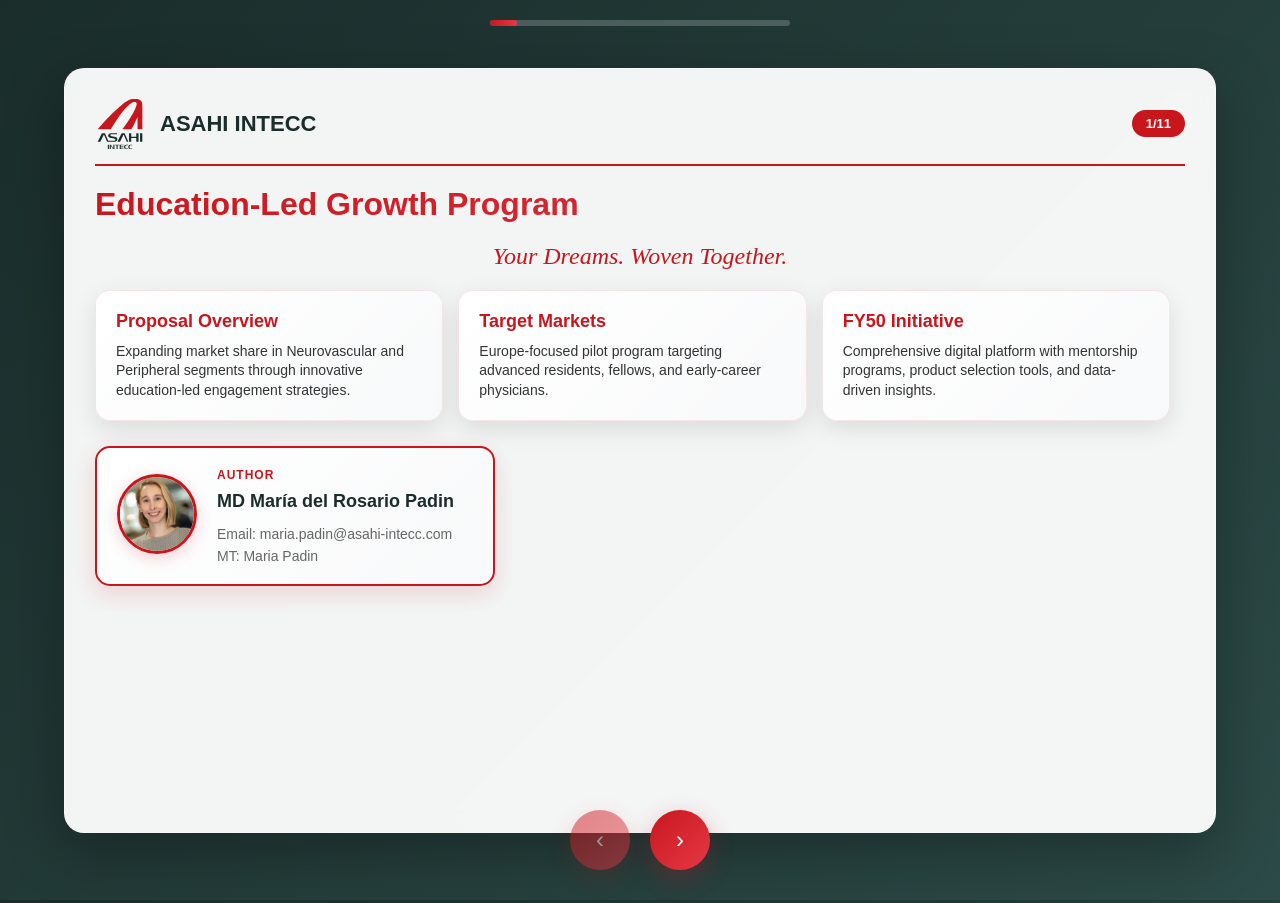
<file: index.html>
<!DOCTYPE html>
<html lang="en">
  <head>
    <meta charset="UTF-8" />
    <meta
      name="viewport"
      content="width=device-width, initial-scale=1.0, maximum-scale=1.0, user-scalable=no"
    />
    <title>Asahi Intecc - Education-Led Growth Program</title>
    <style>
      * {
        margin: 0;
        padding: 0;
        box-sizing: border-box;
      }

      body {
        font-family: "Segoe UI", Tahoma, Geneva, Verdana, sans-serif;
        background: linear-gradient(135deg, #1a2d2b 0%, #2c4a47 100%);
        color: #333;
        overflow: hidden;
      }

      .presentation-container {
        width: 100vw;
        height: 100vh;
        position: relative;
        display: flex;
        align-items: center;
        justify-content: center;
      }

      .slide {
        width: 90vw;
        height: 85vh;
        background: rgba(255, 255, 255, 0.95);
        border-radius: 20px;
        box-shadow: 0 20px 60px rgba(0, 0, 0, 0.3);
        padding: 30px;
        position: absolute;
        opacity: 0;
        transform: translateX(100%);
        transition: all 0.6s cubic-bezier(0.4, 0, 0.2, 1);
        backdrop-filter: blur(10px);
        border: 1px solid rgba(255, 255, 255, 0.2);
      }

      .slide.active {
        opacity: 1;
        transform: translateX(0);
      }

      .slide.prev {
        transform: translateX(-100%);
      }

      .slide-header {
        display: flex;
        align-items: center;
        justify-content: space-between;
        margin-bottom: 20px;
        padding-bottom: 15px;
        border-bottom: 2px solid #c8161d;
      }

      .logo {
        display: flex;
        align-items: center;
        gap: 15px;
      }

      .logo-icon {
        width: 45px;
        height: 45px;
        background: #c8161d;
        border-radius: 12px;
        display: flex;
        align-items: center;
        justify-content: center;
        color: white;
        font-weight: bold;
        font-size: 22px;
        box-shadow: 0 4px 15px rgba(200, 22, 29, 0.3);
      }

      .logo-text {
        font-size: 22px;
        font-weight: 700;
        color: #1a2d2b;
      }

      .slide-number {
        background: #c8161d;
        color: white;
        padding: 6px 14px;
        border-radius: 20px;
        font-weight: 600;
        font-size: 13px;
      }

      .slide-title {
        font-size: 32px;
        font-weight: 700;
        color: #1a2d2b;
        margin-bottom: 8px;
        background: linear-gradient(135deg, #c8161d, #e63946);
        -webkit-background-clip: text;
        -webkit-text-fill-color: transparent;
        background-clip: text;
      }

      .slide-subtitle {
        font-size: 18px;
        color: #666;
        margin-bottom: 20px;
        font-weight: 400;
      }

      .content {
        height: calc(100% - 100px);
        overflow-y: visible;
        padding-right: 15px;
      }

      /* Desktop: No scrolling allowed */
      .content {
        overflow-y: hidden;
        height: calc(100% - 100px);
        padding-right: 15px;
      }

      /* Special styling for slides 1, 2, and 3 to prevent scrolling on desktop */
      #slide1 .content,
      #slide2 .content,
      #slide3 .content {
        overflow-y: visible;
        height: calc(100% - 90px);
      }

      /* Special styling for slide 11 to prevent scrolling on desktop */
      #slide11 .content {
        overflow-y: visible;
        height: calc(100% - 90px);
        display: flex;
        flex-direction: column;
        justify-content: space-between;
        padding: 0;
      }

      #slide11 .component-grid {
        margin-bottom: 15px;
      }

      #slide11 .component-card {
        padding: 12px !important;
      }

      #slide11 .component-card h3 {
        font-size: 17px !important;
        margin-bottom: 8px !important;
      }

      #slide11 .component-card .features-list {
        font-size: 13px !important;
      }

      #slide11 .data-card {
        margin-bottom: 15px;
        padding: 15px !important;
      }

      #slide11 .data-card h3 {
        font-size: 19px !important;
        margin-bottom: 8px !important;
      }

      #slide11 .data-card p {
        font-size: 14px !important;
        margin-bottom: 8px !important;
      }

      #slide11 .data-card .features-list {
        font-size: 13px !important;
      }

      #slide11 .tagline {
        margin-top: auto;
        text-align: center;
        padding: 10px 0;
        font-size: 24px !important;
      }

      /* Special styling for slide 8 to prevent scrolling on desktop */
      #slide8 .content {
        overflow-y: visible;
        height: calc(100% - 90px);
      }

      .content::-webkit-scrollbar {
        width: 8px;
      }

      .content::-webkit-scrollbar-track {
        background: #f1f1f1;
        border-radius: 4px;
      }

      .content::-webkit-scrollbar-thumb {
        background: #c8161d;
        border-radius: 4px;
      }

      .navigation {
        position: fixed;
        bottom: 30px;
        left: 50%;
        transform: translateX(-50%);
        display: flex;
        gap: 20px;
        z-index: 1000;
      }

      .nav-btn {
        width: 60px;
        height: 60px;
        border: none;
        border-radius: 50%;
        background: linear-gradient(135deg, #c8161d, #e63946);
        color: white;
        font-size: 24px;
        cursor: pointer;
        transition: all 0.3s ease;
        box-shadow: 0 8px 25px rgba(200, 22, 29, 0.3);
        display: flex;
        align-items: center;
        justify-content: center;
      }

      .nav-btn:hover {
        transform: translateY(-2px);
        box-shadow: 0 12px 35px rgba(200, 22, 29, 0.4);
      }

      .nav-btn:disabled {
        opacity: 0.5;
        cursor: not-allowed;
        transform: none;
      }

      .progress-bar {
        position: fixed;
        top: 20px;
        left: 50%;
        transform: translateX(-50%);
        width: 300px;
        height: 6px;
        background: rgba(255, 255, 255, 0.2);
        border-radius: 3px;
        overflow: hidden;
        z-index: 1000;
      }

      .progress-fill {
        height: 100%;
        background: linear-gradient(90deg, #c8161d, #e63946);
        border-radius: 3px;
        transition: width 0.3s ease;
      }

      .list-item {
        background: linear-gradient(135deg, #f8f9fa, #e9ecef);
        margin: 15px 0;
        padding: 20px;
        border-radius: 12px;
        border-left: 4px solid #c8161d;
        box-shadow: 0 4px 15px rgba(0, 0, 0, 0.1);
        transition: all 0.3s ease;
      }

      /* Compact styling for slides 1, 2, and 3 */
      #slide1 .list-item,
      #slide2 .list-item,
      #slide3 .list-item {
        margin: 8px 0;
        padding: 15px;
      }

      .list-item:hover {
        transform: translateX(5px);
        box-shadow: 0 6px 20px rgba(0, 0, 0, 0.15);
      }

      .list-item h3 {
        color: #c8161d;
        margin-bottom: 10px;
        font-size: 18px;
      }

      /* Compact headings for slides 1, 2, and 3 */
      #slide1 .list-item h3,
      #slide2 .list-item h3,
      #slide3 .list-item h3 {
        margin-bottom: 8px;
        font-size: 16px;
      }

      .list-item ul {
        list-style: none;
        padding-left: 0;
      }

      .list-item li {
        padding: 5px 0;
        position: relative;
        padding-left: 20px;
      }

      /* Compact list items for slides 1, 2, and 3 */
      #slide1 .list-item li,
      #slide2 .list-item li,
      #slide3 .list-item li {
        padding: 3px 0;
        padding-left: 18px;
        font-size: 14px;
        line-height: 1.3;
      }

      .list-item li:before {
        content: "•";
        color: #c8161d;
        font-weight: bold;
        position: absolute;
        left: 0;
      }

      .data-grid {
        display: grid;
        grid-template-columns: repeat(auto-fit, minmax(250px, 1fr));
        gap: 20px;
        margin: 20px 0;
      }

      /* Compact data grid for slides 1, 2, and 3 */
      #slide1 .data-grid,
      #slide2 .data-grid,
      #slide3 .data-grid {
        gap: 15px;
        margin: 10px 0;
      }

      .data-card {
        background: linear-gradient(135deg, #ffffff, #f8f9fa);
        padding: 25px;
        border-radius: 15px;
        box-shadow: 0 8px 25px rgba(0, 0, 0, 0.1);
        border: 1px solid rgba(200, 22, 29, 0.1);
        transition: all 0.3s ease;
      }

      /* Compact styling for slides 1, 2, and 3 */
      #slide1 .data-card,
      #slide2 .data-card,
      #slide3 .data-card {
        padding: 20px;
      }

      .data-card:hover {
        transform: translateY(-5px);
        box-shadow: 0 15px 35px rgba(0, 0, 0, 0.15);
      }

      .data-card h3 {
        color: #c8161d;
        margin-bottom: 15px;
        font-size: 20px;
      }

      /* Compact headings for slides 1, 2, and 3 */
      #slide1 .data-card h3,
      #slide2 .data-card h3,
      #slide3 .data-card h3 {
        margin-bottom: 10px;
        font-size: 18px;
      }

      .percentage {
        font-size: 32px;
        font-weight: 700;
        color: #1a2d2b;
        margin-bottom: 5px;
      }

      /* Compact percentages for slides 1, 2, and 3 */
      #slide1 .percentage,
      #slide2 .percentage,
      #slide3 .percentage {
        font-size: 28px;
        margin-bottom: 3px;
      }

      .status {
        color: #666;
        font-size: 14px;
        font-weight: 500;
      }

      /* Compact status for slides 1, 2, and 3 */
      #slide1 .status,
      #slide2 .status,
      #slide3 .status {
        font-size: 12px;
      }

      /* Compact styling for slide 11 */
      #slide11 .list-item {
        margin: 5px 0;
        padding: 15px;
      }

      #slide11 .list-item h3 {
        margin-bottom: 8px;
        font-size: 16px;
      }

      #slide11 .list-item li {
        padding: 3px 0;
        padding-left: 18px;
        font-size: 13px;
        line-height: 1.3;
      }

      #slide11 .data-card {
        padding: 20px;
        margin: 10px 0;
      }

      #slide11 .data-card h3 {
        margin-bottom: 10px;
        font-size: 18px;
      }

      #slide11 .tagline {
        font-size: 24px;
        margin: 15px 0;
      }

      /* Compact styling for slide 8 */
      #slide8 .list-item {
        margin: 8px 0;
        padding: 15px;
      }

      #slide8 .list-item h3 {
        margin-bottom: 8px;
        font-size: 16px;
      }

      #slide8 .list-item li {
        padding: 3px 0;
        padding-left: 18px;
        font-size: 13px;
        line-height: 1.3;
      }

      #slide8 .component-card {
        padding: 20px;
      }

      #slide8 .component-card h3 {
        margin-bottom: 10px;
        font-size: 16px;
      }

      #slide8 .component-card .features-list li {
        padding: 4px 0;
        font-size: 13px;
        padding-left: 25px;
        line-height: 1.3;
      }

      #slide8 .component-card .features-list li:before {
        left: 2px;
        top: 4px;
        font-size: 12px;
      }

      /* Compact styling for slide 10 (Implementation) */
      #slide10 .component-grid {
        margin-bottom: 15px !important;
      }

      #slide10 .component-card {
        padding: 12px !important;
      }

      #slide10 .component-card h3 {
        font-size: 14px !important;
        margin-bottom: 6px !important;
      }

      #slide10 .component-card .features-list li {
        font-size: 10px !important;
        padding: 2px 0 !important;
        padding-left: 20px !important;
      }

      /* Slide 10 responsive */
      #slide10 .component-card {
        padding: 10px !important;
      }

      #slide10 .component-card h4 {
        font-size: 17px !important;
        margin-bottom: 4px !important;
      }

      #slide10 .component-card .features-list {
        font-size: 14px !important;
      }

      #slide10 .component-card .features-list li {
        margin-bottom: 3px !important;
      }

      #slide10 .list-item h3 {
        font-size: 20px !important;
        margin-bottom: 12px !important;
      }

      #slide10 .list-item ul {
        font-size: 15px !important;
      }

      #slide10 .list-item li {
        margin-bottom: 8px !important;
      }

      #slide10 .component-card {
        padding: 12px;
      }

      #slide10 .component-card h3 {
        font-size: 14px;
        margin-bottom: 6px;
      }

      #slide10 .component-card p {
        font-size: 11px;
        margin-bottom: 6px;
      }

      #slide10 .component-card .features-list li {
        font-size: 10px;
        padding: 2px 0;
        padding-left: 20px;
      }

      #slide10 .component-card .features-list li:before {
        left: 2px;
        top: 2px;
        font-size: 10px;
      }

      #slide10 .list-item {
        margin: 8px 0;
        padding: 10px;
      }

      #slide10 .list-item h3 {
        font-size: 14px;
        margin-bottom: 6px;
      }

      #slide10 .list-item li {
        font-size: 11px;
        padding: 2px 0;
        padding-left: 18px;
        line-height: 1.2;
      }

      /* Fix checkmark positioning for slide 5 */
      #slide5 .features-list li {
        padding-left: 25px;
        font-size: 13px;
        line-height: 1.3;
      }

      #slide5 .features-list li:before {
        left: 2px;
        top: 6px;
        font-size: 12px;
      }

      .tagline {
        font-family: "Georgia", serif;
        font-size: 28px;
        color: #c8161d;
        text-align: center;
        margin: 40px 0;
        font-style: italic;
      }

      /* Compact tagline for slide 1 */
      #slide1 .tagline {
        font-size: 24px;
        margin: 20px 0;
      }

      .component-grid {
        display: grid;
        grid-template-columns: repeat(auto-fit, minmax(280px, 1fr));
        gap: 20px;
        margin: 20px 0;
      }

      .component-grid.six-items {
        grid-template-columns: repeat(3, 1fr);
        grid-template-rows: repeat(2, 1fr);
        gap: 15px;
        margin: 15px 0;
      }

      .component-grid.four-items {
        grid-template-columns: repeat(4, 1fr);
        gap: 15px;
        margin: 15px 0;
      }

      .component-card {
        background: linear-gradient(135deg, #ffffff, #f8f9fa);
        padding: 25px;
        border-radius: 20px;
        box-shadow: 0 10px 30px rgba(0, 0, 0, 0.1);
        border: 2px solid transparent;
        transition: all 0.3s ease;
        position: relative;
        overflow: hidden;
      }

      .component-card.compact {
        padding: 20px;
      }

      .component-card.compact h3 {
        font-size: 18px;
        margin-bottom: 10px;
      }

      .component-card.compact p {
        font-size: 14px;
        margin-bottom: 10px;
        line-height: 1.4;
      }

      .component-card.compact .features-list li {
        padding: 4px 0;
        font-size: 13px;
      }

      .component-card::before {
        content: "";
        position: absolute;
        top: 0;
        left: 0;
        right: 0;
        height: 4px;
        background: linear-gradient(90deg, #c8161d, #e63946);
      }

      .component-card:hover {
        transform: translateY(-8px);
        box-shadow: 0 20px 40px rgba(0, 0, 0, 0.15);
        border-color: rgba(200, 22, 29, 0.2);
      }

      .component-card h3 {
        color: #c8161d;
        margin-bottom: 15px;
        font-size: 22px;
      }

      .component-card p {
        color: #666;
        margin-bottom: 15px;
        line-height: 1.6;
      }

      .features-list {
        list-style: none;
        padding: 0;
      }

      .features-list li {
        padding: 8px 0;
        color: #555;
        position: relative;
        padding-left: 30px;
      }

      .features-list li:before {
        content: "✓";
        color: #c8161d;
        font-weight: bold;
        position: absolute;
        left: 5px;
        top: 8px;
      }

      @keyframes fadeInUp {
        from {
          opacity: 0;
          transform: translateY(30px);
        }
        to {
          opacity: 1;
          transform: translateY(0);
        }
      }

      .fade-in {
        animation: fadeInUp 0.6s ease forwards;
      }

      .fade-in:nth-child(1) {
        animation-delay: 0.1s;
      }
      .fade-in:nth-child(2) {
        animation-delay: 0.2s;
      }
      .fade-in:nth-child(3) {
        animation-delay: 0.3s;
      }
      .fade-in:nth-child(4) {
        animation-delay: 0.4s;
      }
      .fade-in:nth-child(5) {
        animation-delay: 0.5s;
      }

      /* Mobile Responsive Design */
      @media (max-width: 768px) {
        .slide {
          width: 95vw;
          height: 90vh;
          padding: 10px;
        }

        .slide-header {
          margin-bottom: 8px;
          padding-bottom: 6px;
        }

        .logo-icon {
          width: 35px;
          height: 35px;
          font-size: 18px;
        }

        .logo-text {
          font-size: 18px;
        }

        .slide-number {
          padding: 6px 12px;
          font-size: 12px;
        }

        .slide-title {
          font-size: 20px;
          margin-bottom: 3px;
        }

        .slide-subtitle {
          font-size: 12px;
          margin-bottom: 8px;
        }

        .content {
          height: calc(100% - 80px);
          padding-right: 10px;
        }

        .tagline {
          font-size: 18px;
          margin: 10px 0;
        }

        .data-grid {
          grid-template-columns: 1fr;
          gap: 10px;
          margin: 8px 0;
        }

        .data-card {
          padding: 12px;
        }

        .data-card h3 {
          font-size: 16px;
          margin-bottom: 8px;
        }

        .data-card p {
          font-size: 13px;
          line-height: 1.4;
        }

        .percentage {
          font-size: 24px;
        }

        .status {
          font-size: 11px;
        }

        .list-item {
          margin: 6px 0;
          padding: 10px;
        }

        .list-item h3 {
          font-size: 16px;
          margin-bottom: 8px;
        }

        .list-item li {
          font-size: 13px;
          padding: 3px 0;
          padding-left: 20px;
        }

        .component-grid {
          grid-template-columns: 1fr;
          gap: 12px;
        }

        .component-grid.six-items {
          grid-template-columns: 1fr;
          grid-template-rows: auto;
          gap: 10px;
        }

        .component-card {
          padding: 15px;
        }

        .component-card.compact {
          padding: 12px;
        }

        .component-card h3 {
          font-size: 16px;
          margin-bottom: 8px;
        }

        .component-card p {
          font-size: 12px;
          margin-bottom: 8px;
          line-height: 1.3;
        }

        .features-list li {
          padding: 3px 0;
          padding-left: 22px;
          font-size: 11px;
        }

        .features-list li:before {
          left: 3px;
          top: 4px;
          font-size: 11px;
        }

        .navigation {
          bottom: 15px;
          gap: 15px;
        }

        .nav-btn {
          width: 45px;
          height: 45px;
          font-size: 18px;
        }

        .progress-bar {
          width: 250px;
          height: 4px;
        }

        /* Mobile styling for author info */
        .author-info {
          margin-top: 20px !important;
          padding: 15px !important;
          max-width: 320px !important;
          gap: 15px !important;
        }

        .author-info img {
          width: 60px !important;
          height: 60px !important;
        }

        .author-info > div:first-child {
          font-size: 11px !important;
          margin-bottom: 6px !important;
        }

        .author-info > div:nth-child(2) {
          font-size: 16px !important;
          margin-bottom: 10px !important;
        }

        .author-info > div:nth-child(3),
        .author-info > div:nth-child(4) {
          font-size: 12px !important;
          margin-bottom: 4px !important;
        }

        /* Mobile: Allow scrolling when content doesn't fit */
        .content {
          overflow-y: auto;
          height: calc(100% - 50px);
          padding-bottom: 15px;
        }

        /* Mobile: Allow scrolling for all slides */
        #slide1 .content,
        #slide2 .content,
        #slide3 .content,
        #slide8 .content,
        #slide11 .content {
          overflow-y: auto;
          height: calc(100% - 60px);
          padding-bottom: 20px;
        }
      }

      /* Small Mobile Devices */
      @media (max-width: 480px) {
        .slide {
          width: 98vw;
          height: 92vh;
          padding: 8px;
        }

        .slide-title {
          font-size: 20px;
        }

        .slide-subtitle {
          font-size: 13px;
        }

        .tagline {
          font-size: 18px;
          margin: 12px 0;
        }

        .logo-text {
          font-size: 16px;
        }

        .logo-icon {
          width: 30px;
          height: 30px;
          font-size: 16px;
        }

        .data-card {
          padding: 12px;
        }

        .list-item {
          padding: 12px;
        }

        .component-card {
          padding: 15px;
        }

        .component-card.compact {
          padding: 12px;
        }

        .component-card h3 {
          font-size: 16px;
        }

        .component-card p {
          font-size: 12px;
        }

        .features-list li {
          font-size: 11px;
          padding-left: 22px;
        }

        .features-list li:before {
          left: 2px;
          font-size: 10px;
        }

        .nav-btn {
          width: 40px;
          height: 40px;
          font-size: 16px;
        }

        .progress-bar {
          width: 200px;
        }

        /* Small mobile styling for author info */
        .author-info {
          margin-top: 15px !important;
          padding: 12px !important;
          max-width: 280px !important;
          gap: 12px !important;
        }

        .author-info img {
          width: 50px !important;
          height: 50px !important;
        }

        .author-info > div:first-child {
          font-size: 10px !important;
          margin-bottom: 5px !important;
        }

        .author-info > div:nth-child(2) {
          font-size: 14px !important;
          margin-bottom: 8px !important;
        }

        .author-info > div:nth-child(3),
        .author-info > div:nth-child(4) {
          font-size: 11px !important;
          margin-bottom: 3px !important;
        }

        /* Small mobile: Allow scrolling when content doesn't fit */
        .content {
          overflow-y: auto;
          height: calc(100% - 45px);
          padding-bottom: 10px;
        }

        /* Small mobile: Allow scrolling for all slides */
        #slide1 .content,
        #slide2 .content,
        #slide3 .content,
        #slide8 .content,
        #slide10 .content,
        #slide11 .content {
          overflow-y: auto;
          height: calc(100% - 45px);
          padding-bottom: 10px;
        }

        /* Small mobile: Compact styling for slide 10 */
        #slide10 .component-grid {
          grid-template-columns: 1fr;
          gap: 8px;
        }

        #slide10 .component-card {
          padding: 8px;
        }

        #slide10 .component-card h3 {
          font-size: 13px;
          margin-bottom: 4px;
        }

        #slide10 .component-card p {
          font-size: 10px;
          margin-bottom: 4px;
        }

        #slide10 .component-card .features-list li {
          font-size: 9px;
          padding: 1px 0;
          padding-left: 18px;
        }

        #slide10 .list-item {
          margin: 6px 0;
          padding: 8px;
        }

        #slide10 .list-item h3 {
          font-size: 13px;
          margin-bottom: 4px;
        }

        #slide10 .list-item li {
          font-size: 10px;
          padding: 1px 0;
          padding-left: 16px;
          line-height: 1.1;
        }

        /* Small mobile: Component grid becomes single column */
        #slide10 .component-grid {
          grid-template-columns: 1fr !important;
          gap: 10px !important;
          margin-bottom: 15px !important;
        }

        #slide10 .component-card {
          padding: 12px !important;
        }

        #slide10 .component-card h3 {
          font-size: 14px !important;
          margin-bottom: 6px !important;
        }

        #slide10 .component-card .features-list li {
          font-size: 11px !important;
          padding: 2px 0 !important;
        }

        /* Slide 10 small mobile */
        #slide10 .component-grid.three-items {
          grid-template-columns: 1fr !important;
          gap: 8px !important;
        }

        #slide10 .component-card {
          padding: 8px !important;
        }

        #slide10 .component-card h4 {
          font-size: 16px !important;
          margin-bottom: 3px !important;
        }

        #slide10 .component-card .features-list {
          font-size: 13px !important;
        }

        #slide10 .component-card .features-list li {
          margin-bottom: 2px !important;
        }

        /* Slide 11 small mobile */
        #slide11 .component-grid {
          grid-template-columns: 1fr !important;
          gap: 8px !important;
        }

        #slide11 .component-card {
          padding: 8px !important;
        }

        #slide11 .component-card h3 {
          font-size: 14px !important;
          margin-bottom: 6px !important;
        }

        #slide11 .component-card .features-list {
          font-size: 12px !important;
        }

        #slide11 .data-card {
          padding: 12px !important;
        }

        #slide11 .data-card h3 {
          font-size: 17px !important;
          margin-bottom: 6px !important;
        }

        #slide11 .data-card p {
          font-size: 13px !important;
          margin-bottom: 6px !important;
        }

        #slide11 .data-card .features-list {
          font-size: 12px !important;
        }

        #slide11 .tagline {
          font-size: 22px !important;
        }
      }

      /* Landscape Mobile */
      @media (max-width: 768px) and (orientation: landscape) {
        .slide {
          height: 85vh;
          padding: 10px;
        }

        .slide-title {
          font-size: 20px;
          margin-bottom: 4px;
        }

        .slide-subtitle {
          font-size: 12px;
          margin-bottom: 10px;
        }

        .content {
          height: calc(100% - 70px);
        }

        .component-grid.six-items {
          grid-template-columns: repeat(3, 1fr);
          grid-template-rows: repeat(2, 1fr);
          gap: 8px;
        }

        .component-card.compact {
          padding: 10px;
        }

        .component-card.compact h3 {
          font-size: 14px;
          margin-bottom: 6px;
        }

        .component-card.compact p {
          font-size: 11px;
          margin-bottom: 6px;
        }

        .component-card.compact .features-list li {
          font-size: 10px;
          padding: 2px 0;
        }

        /* Landscape mobile: Allow scrolling when content doesn't fit */
        .content {
          overflow-y: auto;
          height: calc(100% - 50px);
          padding-bottom: 10px;
        }

        /* Landscape mobile: Allow scrolling for all slides */
        #slide1 .content,
        #slide2 .content,
        #slide3 .content,
        #slide8 .content,
        #slide11 .content {
          overflow-y: auto;
          height: calc(100% - 70px);
          padding-bottom: 10px;
        }
      }
    </style>
  </head>
  <body>
    <div class="progress-bar">
      <div class="progress-fill" id="progressFill"></div>
    </div>

    <div class="presentation-container">
      <!-- Slide 1: Title -->
      <div class="slide active" id="slide1">
        <div class="slide-header">
          <div class="logo">
            <img
              src="logo-site.svg"
              alt="Asahi Intecc Logo"
              style="width: 50px; height: 50px"
            />
            <div class="logo-text">ASAHI INTECC</div>
          </div>
          <div class="slide-number">1/11</div>
        </div>
        <div class="slide-title">Education-Led Growth Program</div>
        <div class="tagline" style="margin: 20px 0; font-size: 24px">
          Your Dreams. Woven Together.
        </div>
        <div class="content">
          <div
            class="data-grid"
            style="
              grid-template-columns: repeat(3, 1fr);
              gap: 15px;
              margin: 10px 0;
            "
          >
            <div class="data-card fade-in" style="padding: 20px">
              <h3 style="font-size: 18px; margin-bottom: 10px">
                Proposal Overview
              </h3>
              <p style="font-size: 14px; line-height: 1.4">
                Expanding market share in Neurovascular and Peripheral segments
                through innovative education-led engagement strategies.
              </p>
            </div>
            <div class="data-card fade-in" style="padding: 20px">
              <h3 style="font-size: 18px; margin-bottom: 10px">
                Target Markets
              </h3>
              <p style="font-size: 14px; line-height: 1.4">
                Europe-focused pilot program targeting advanced residents,
                fellows, and early-career physicians.
              </p>
            </div>
            <div class="data-card fade-in" style="padding: 20px">
              <h3 style="font-size: 18px; margin-bottom: 10px">
                FY50 Initiative
              </h3>
              <p style="font-size: 14px; line-height: 1.4">
                Comprehensive digital platform with mentorship programs, product
                selection tools, and data-driven insights.
              </p>
            </div>
          </div>
          <div
            class="author-info fade-in"
            style="
              margin-top: 25px;
              padding: 20px;
              background: linear-gradient(135deg, #ffffff, #f8f9fa);
              border-radius: 15px;
              border: 2px solid #c8161d;
              box-shadow: 0 8px 25px rgba(200, 22, 29, 0.15);
              text-align: left;
              max-width: 400px;
              position: relative;
              display: flex;
              align-items: center;
              gap: 20px;
            "
          >
            <div style="flex-shrink: 0">
              <img
                src="mariaprofilepic.jpeg"
                alt="María del Rosario Padin"
                style="
                  width: 80px;
                  height: 80px;
                  border-radius: 50%;
                  border: 3px solid #c8161d;
                  object-fit: cover;
                  box-shadow: 0 4px 15px rgba(200, 22, 29, 0.2);
                "
              />
            </div>
            <div style="flex: 1">
              <div
                style="
                  font-size: 12px;
                  color: #c8161d;
                  font-weight: 600;
                  margin-bottom: 8px;
                  text-transform: uppercase;
                  letter-spacing: 1px;
                "
              >
                Author
              </div>
              <div
                style="
                  font-size: 18px;
                  font-weight: 700;
                  color: #1a2d2b;
                  margin-bottom: 12px;
                  line-height: 1.3;
                "
              >
                MD María del Rosario Padin
              </div>
              <div
                style="
                  font-size: 14px;
                  color: #666;
                  margin-bottom: 6px;
                  font-weight: 500;
                "
              >
                Email: maria.padin@asahi-intecc.com
              </div>
              <div style="font-size: 14px; color: #666; font-weight: 500">
                MT: Maria Padin
              </div>
            </div>
          </div>
        </div>
      </div>

      <!-- Slide 2: Agenda -->
      <div class="slide" id="slide2">
        <div class="slide-header">
          <div class="logo">
            <img
              src="logo-site.svg"
              alt="Asahi Intecc Logo"
              style="width: 50px; height: 50px"
            />
            <div class="logo-text">ASAHI INTECC</div>
          </div>
          <div class="slide-number">2/11</div>
        </div>
        <div class="slide-title">Agenda</div>
        <div class="slide-subtitle">Europe-focused pilot program</div>
        <div class="content">
          <div class="list-item fade-in" style="padding: 15px; margin: 10px 0">
            <h3 style="font-size: 18px; margin-bottom: 8px">
              Presentation Overview
            </h3>
            <ul
              style="
                display: grid;
                grid-template-columns: repeat(2, 1fr);
                gap: 5px 20px;
                font-size: 14px;
              "
            >
              <li>Executive Summary & Context</li>
              <li>Problem Statement & Opportunity</li>
              <li>Proposed Solution Overview</li>
              <li>Digital Academy Platform</li>
              <li>Mentorship & KOL Program</li>
              <li>Product Selection Helper</li>
              <li>Data Strategy & Analytics</li>
              <li>Micro-Sponsorship Framework</li>
              <li>Implementation Timeline</li>
              <li>Success Metrics & ROI</li>
              <li>Next Steps & Q&A</li>
            </ul>
          </div>
        </div>
      </div>

      <!-- Slide 3: Company Context -->
      <div class="slide" id="slide3">
        <div class="slide-header">
          <div class="logo">
            <img
              src="logo-site.svg"
              alt="Asahi Intecc Logo"
              style="width: 50px; height: 50px"
            />
            <div class="logo-text">ASAHI INTECC</div>
          </div>
          <div class="slide-number">3/11</div>
        </div>
        <div class="slide-title">Company Context & Market Position</div>
        <div class="content">
          <div class="list-item fade-in" style="padding: 15px; margin: 8px 0">
            <h3 style="font-size: 18px; margin-bottom: 8px">Asahi Intecc</h3>
            <ul style="font-size: 14px; line-height: 1.3">
              <li>50-year-old Japanese medical device manufacturer</li>
              <li>
                Specialized in guidewires, microcatheters, and guiding catheters
              </li>
              <li>Innovators in the field of medical device technology</li>
              <li>Global footprint with regional regulatory nuances</li>
            </ul>
          </div>
          <div class="data-grid" style="gap: 15px; margin: 8px 0">
            <div class="data-card fade-in" style="padding: 20px">
              <h3 style="font-size: 16px; margin-bottom: 10px">Coronary</h3>
              <div class="percentage" style="font-size: 28px">80%</div>
              <div class="status" style="font-size: 12px">Market Leader</div>
            </div>
            <div class="data-card fade-in" style="padding: 20px">
              <h3 style="font-size: 16px; margin-bottom: 10px">
                Neurovascular
              </h3>
              <div class="percentage" style="font-size: 28px">10-15%</div>
              <div class="status" style="font-size: 12px">
                Growth Opportunity
              </div>
            </div>
            <div class="data-card fade-in" style="padding: 20px">
              <h3 style="font-size: 16px; margin-bottom: 10px">Peripheral</h3>
              <div class="percentage" style="font-size: 28px">10-15%</div>
              <div class="status" style="font-size: 12px">
                Growth Opportunity
              </div>
            </div>
          </div>
          <div class="list-item fade-in" style="padding: 15px; margin: 8px 0">
            <h3 style="font-size: 18px; margin-bottom: 8px">
              Target Customers
            </h3>
            <ul style="font-size: 14px; line-height: 1.3">
              <li>Interventional cardiologists</li>
              <li>Vascular surgeons</li>
              <li>Interventional radiologists</li>
            </ul>
          </div>
        </div>
      </div>

      <!-- Slide 4: Problem Statement -->
      <div class="slide" id="slide4">
        <div class="slide-header">
          <div class="logo">
            <img
              src="logo-site.svg"
              alt="Asahi Intecc Logo"
              style="width: 50px; height: 50px"
            />
            <div class="logo-text">ASAHI INTECC</div>
          </div>
          <div class="slide-number">4/11</div>
        </div>
        <div class="slide-title">Problem Statement & Opportunity</div>
        <div class="content">
          <div class="list-item fade-in">
            <h3>Current Challenges</h3>
            <ul>
              <li>
                Low adoption and product familiarity in Neurovascular and
                Peripheral segments
              </li>
              <li>Insufficient direct access to end users</li>
              <li>Fragmented education and messaging across specialties</li>
              <li>Poor secondary-sales intelligence</li>
              <li>High spend on congresses with limited measurable ROI</li>
              <li>Weak direct relationship with fellows/residents</li>
            </ul>
          </div>
          <div class="data-card fade-in">
            <h3>Opportunity</h3>
            <p>
              Leverage Asahi's technology leadership and brand trust to build an
              education-led growth engine that nurtures long-term loyalty,
              harmonizes clinical language across specialties, and delivers
              measurable lift in trials, usage, and share.
            </p>
          </div>
          <div class="data-card fade-in">
            <h3>Hypothesis</h3>
            <p>
              If Asahi provides high-quality, specialty-specific education,
              tools, and community support to advanced residents/fellows and
              early-career physicians—combined with compliant product knowledge
              and hands-on support—then brand preference and adoption in
              Peripheral and Neurovascular will increase.
            </p>
          </div>
        </div>
      </div>

      <!-- Slide 5: Solution Overview -->
      <div class="slide" id="slide5">
        <div class="slide-header">
          <div class="logo">
            <img
              src="logo-site.svg"
              alt="Asahi Intecc Logo"
              style="width: 50px; height: 50px"
            />
            <div class="logo-text">ASAHI INTECC</div>
          </div>
          <div class="slide-number">5/11</div>
        </div>
        <div class="slide-title">Proposed Solution Overview</div>
        <div class="slide-subtitle">Education-Led Growth Program</div>
        <div class="content">
          <div class="component-grid six-items">
            <div class="component-card compact fade-in">
              <h3>Digital Academy</h3>
              <p>Lightweight web app focused on Peripheral and Neuro modules</p>
              <ul class="features-list">
                <li>Multi-language support</li>
                <li>Interactive learning</li>
                <li>Progress tracking</li>
              </ul>
            </div>
            <div class="component-card compact fade-in">
              <h3>Mentorship Program</h3>
              <p>KOL webinar cadence and case-library integration</p>
              <ul class="features-list">
                <li>European KOLs</li>
                <li>Training centers</li>
                <li>Case studies</li>
              </ul>
            </div>
            <div class="component-card compact fade-in">
              <h3>Product Helper</h3>
              <p>Compliant product selection tool with eIFU integration</p>
              <ul class="features-list">
                <li>Regional claims</li>
                <li>European approvals</li>
                <li>Compliance focus</li>
              </ul>
            </div>
            <div class="component-card compact fade-in">
              <h3>Data Strategy</h3>
              <p>GDPR-compliant analytics and feedback loops</p>
              <ul class="features-list">
                <li>Consent management</li>
                <li>CRM integration</li>
                <li>ROI tracking</li>
              </ul>
            </div>
            <div class="component-card compact fade-in">
              <h3>Micro-Sponsorship</h3>
              <p>Framework for European fellowships/workshops</p>
              <ul class="features-list">
                <li>Clear criteria</li>
                <li>Governance structure</li>
                <li>Measurable impact</li>
              </ul>
            </div>
            <div class="component-card compact fade-in">
              <h3>Distributor Enablement</h3>
              <p>Add-on to improve secondary-sales signal</p>
              <ul class="features-list">
                <li>European markets</li>
                <li>Sales intelligence</li>
                <li>Market insights</li>
              </ul>
            </div>
          </div>
        </div>
      </div>

      <!-- Slide 6: Digital Academy -->
      <div class="slide" id="slide6">
        <div class="slide-header">
          <div class="logo">
            <img
              src="logo-site.svg"
              alt="Asahi Intecc Logo"
              style="width: 50px; height: 50px"
            />
            <div class="logo-text">ASAHI INTECC</div>
          </div>
          <div class="slide-number">6/11</div>
        </div>
        <div class="slide-title">Digital Academy Platform</div>
        <div class="slide-subtitle">Web-Based Learning Solution</div>
        <div class="content">
          <div class="list-item fade-in">
            <h3>Key Features</h3>
            <ul>
              <li>Specialty-specific modules (Peripheral & Neuro)</li>
              <li>Multi-language support (English + key European languages)</li>
              <li>Interactive learning with progress tracking</li>
              <li>Mobile-responsive design</li>
              <li>Compliance-ready content management</li>
              <li>Integration with existing video library</li>
            </ul>
          </div>
          <div class="component-grid">
            <div class="component-card fade-in">
              <h3>Peripheral Vascular Procedures</h3>
              <ul class="features-list">
                <li>Anatomy & Physiology</li>
                <li>Procedure Techniques</li>
                <li>Product Selection</li>
                <li>Case Studies</li>
              </ul>
            </div>
            <div class="component-card fade-in">
              <h3>Neurointerventional Procedures</h3>
              <ul class="features-list">
                <li>Cerebrovascular Anatomy</li>
                <li>Intervention Techniques</li>
                <li>Device Applications</li>
                <li>Clinical Outcomes</li>
              </ul>
            </div>
          </div>
        </div>
      </div>

      <!-- Slide 7: Mentorship -->
      <div class="slide" id="slide7">
        <div class="slide-header">
          <div class="logo">
            <img
              src="logo-site.svg"
              alt="Asahi Intecc Logo"
              style="width: 50px; height: 50px"
            />
            <div class="logo-text">ASAHI INTECC</div>
          </div>
          <div class="slide-number">7/11</div>
        </div>
        <div class="slide-title">Mentorship & KOL Program</div>
        <div class="slide-subtitle">Building Expert Networks</div>
        <div class="content">
          <div class="component-grid">
            <div class="component-card fade-in">
              <h3>KOL Webinar Series</h3>
              <p>Regular educational sessions with European KOLs</p>
              <ul class="features-list">
                <li>Monthly cadence</li>
                <li>Live + recorded sessions</li>
                <li>Interactive Q&A</li>
              </ul>
            </div>
            <div class="component-card fade-in">
              <h3>Case Library</h3>
              <p>Curated collection of clinical cases</p>
              <ul class="features-list">
                <li>Real-world applications</li>
                <li>Clinical outcomes</li>
                <li>Platform-integrated access</li>
              </ul>
            </div>
            <div class="component-card fade-in">
              <h3>Training Center Partnerships</h3>
              <p>Collaboration with European training centers</p>
              <ul class="features-list">
                <li>Hands-on training</li>
                <li>Skill development</li>
                <li>Network building</li>
              </ul>
            </div>
          </div>
          <div class="list-item fade-in">
            <h3>Target Participants</h3>
            <ul>
              <li>Advanced residents and fellows</li>
              <li>Early-career physicians</li>
              <li>Interventional specialists</li>
              <li>Training program directors</li>
            </ul>
          </div>
        </div>
      </div>

      <!-- Slide 8: Product Helper -->
      <div class="slide" id="slide8">
        <div class="slide-header">
          <div class="logo">
            <img
              src="logo-site.svg"
              alt="Asahi Intecc Logo"
              style="width: 50px; height: 50px"
            />
            <div class="logo-text">ASAHI INTECC</div>
          </div>
          <div class="slide-number">8/11</div>
        </div>
        <div class="slide-title">Product Selection Helper</div>
        <div class="slide-subtitle">Compliant Decision Support Tool</div>
        <div class="content">
          <div class="list-item fade-in" style="padding: 15px; margin: 8px 0">
            <h3 style="font-size: 16px; margin-bottom: 8px">
              Core Functionality
            </h3>
            <ul style="font-size: 13px; line-height: 1.3">
              <li>Interactive product selection wizard</li>
              <li>Procedure-specific recommendations</li>
              <li>Regional compliance checking</li>
              <li>eIFU integration and access</li>
              <li>Approval status verification</li>
              <li>Off-label usage prevention</li>
            </ul>
          </div>
          <div class="component-grid" style="gap: 15px; margin: 8px 0">
            <div class="component-card fade-in" style="padding: 20px">
              <h3 style="font-size: 16px; margin-bottom: 10px">
                Compliance & Regulatory
              </h3>
              <ul class="features-list" style="font-size: 13px">
                <li>European claims validation</li>
                <li>Country-specific approvals</li>
                <li>Medical device regulations</li>
                <li>GDPR-compliant data handling</li>
                <li>Audit trail maintenance</li>
              </ul>
            </div>
            <div class="component-card fade-in" style="padding: 20px">
              <h3 style="font-size: 16px; margin-bottom: 10px">
                User Experience
              </h3>
              <ul class="features-list" style="font-size: 13px">
                <li>Intuitive interface design</li>
                <li>Quick decision support</li>
                <li>Mobile accessibility</li>
                <li>Offline capability</li>
                <li>Integration with existing workflows</li>
              </ul>
            </div>
          </div>
        </div>
      </div>

      <!-- Slide 9: Data Strategy -->
      <div class="slide" id="slide9">
        <div class="slide-header">
          <div class="logo">
            <img
              src="logo-site.svg"
              alt="Asahi Intecc Logo"
              style="width: 50px; height: 50px"
            />
            <div class="logo-text">ASAHI INTECC</div>
          </div>
          <div class="slide-number">9/11</div>
        </div>
        <div class="slide-title">Data Strategy & Analytics</div>
        <div class="slide-subtitle">GDPR-Compliant Insights Platform</div>
        <div class="content">
          <div class="component-grid">
            <div class="component-card fade-in">
              <h3>Data Collection Strategy</h3>
              <ul class="features-list">
                <li>GDPR-compliant consent flows</li>
                <li>Zero/first-party data capture</li>
                <li>User behavior analytics</li>
                <li>Engagement metrics tracking</li>
                <li>Feedback collection systems</li>
              </ul>
            </div>
            <div class="component-card fade-in">
              <h3>Analytics & Reporting</h3>
              <ul class="features-list">
                <li>Real-time dashboard</li>
                <li>Custom report generation</li>
                <li>ROI measurement tools</li>
                <li>Market intelligence insights</li>
                <li>Predictive analytics capabilities</li>
              </ul>
            </div>
            <div class="component-card fade-in">
              <h3>System Integration</h3>
              <ul class="features-list">
                <li>European CRM systems</li>
                <li>Sales force automation</li>
                <li>Marketing automation platforms</li>
                <li>Business intelligence tools</li>
                <li>Regulatory reporting systems</li>
              </ul>
            </div>
          </div>
        </div>
      </div>

      <!-- Slide 10: Implementation -->
      <div class="slide" id="slide10">
        <div class="slide-header">
          <div class="logo">
            <img
              src="logo-site.svg"
              alt="Asahi Intecc Logo"
              style="width: 50px; height: 50px"
            />
            <div class="logo-text">ASAHI INTECC</div>
          </div>
          <div class="slide-number">10/11</div>
        </div>
        <div class="slide-title">Implementation Timeline & Success Metrics</div>
        <div class="slide-subtitle">FY50 Pilot Program</div>
        <div class="content">
          <!-- Timeline Section -->
          <div style="margin-bottom: 20px">
            <h3
              style="
                font-size: 18px;
                margin-bottom: 12px;
                color: #c8161d;
                text-align: center;
                font-weight: 600;
              "
            >
              Implementation Timeline
            </h3>
            <div
              class="component-grid three-items fade-in"
              style="justify-content: center; max-width: 900px; margin: 0 auto"
            >
              <div class="component-card" style="padding: 12px">
                <h4
                  style="
                    font-size: 14px;
                    margin-bottom: 6px;
                    color: #c8161d;
                    font-weight: 600;
                  "
                >
                  Phase 1: Planning & Design
                </h4>
                <div style="font-size: 11px; color: #666; margin-bottom: 6px">
                  Months 1-2
                </div>
                <ul class="features-list" style="font-size: 11px">
                  <li>Requirements gathering</li>
                  <li>Platform design</li>
                  <li>Content planning</li>
                </ul>
              </div>
              <div class="component-card" style="padding: 12px">
                <h4
                  style="
                    font-size: 14px;
                    margin-bottom: 6px;
                    color: #c8161d;
                    font-weight: 600;
                  "
                >
                  Phase 2: Development
                </h4>
                <div style="font-size: 11px; color: #666; margin-bottom: 6px">
                  Months 3-5
                </div>
                <ul class="features-list" style="font-size: 11px">
                  <li>Platform development</li>
                  <li>Content creation</li>
                  <li>Testing</li>
                </ul>
              </div>
              <div class="component-card" style="padding: 12px">
                <h4
                  style="
                    font-size: 14px;
                    margin-bottom: 6px;
                    color: #c8161d;
                    font-weight: 600;
                  "
                >
                  Phase 3: Pilot Launch
                </h4>
                <div style="font-size: 11px; color: #666; margin-bottom: 6px">
                  Months 6-8
                </div>
                <ul class="features-list" style="font-size: 11px">
                  <li>Platform launch</li>
                  <li>User feedback</li>
                  <li>Continuous improvement</li>
                </ul>
              </div>
            </div>
          </div>

          <!-- Success Metrics Section -->
          <div style="margin-top: 15px">
            <h3
              style="
                font-size: 18px;
                margin-bottom: 12px;
                color: #c8161d;
                text-align: center;
                font-weight: 600;
              "
            >
              Success Metrics
            </h3>
            <div
              class="component-card fade-in"
              style="max-width: 700px; margin: 0 auto; padding: 15px"
            >
              <div
                style="
                  display: grid;
                  grid-template-columns: repeat(2, 1fr);
                  gap: 15px;
                "
              >
                <div>
                  <h4
                    style="
                      font-size: 13px;
                      margin-bottom: 6px;
                      color: #1a2d2b;
                      font-weight: 600;
                    "
                  >
                    Reach & Adoption
                  </h4>
                  <ul class="features-list" style="font-size: 11px">
                    <li>Registered HCPs</li>
                    <li>Target specialty penetration</li>
                    <li>Repeat usage</li>
                  </ul>
                </div>
                <div>
                  <h4
                    style="
                      font-size: 13px;
                      margin-bottom: 6px;
                      color: #1a2d2b;
                      font-weight: 600;
                    "
                  >
                    Engagement
                  </h4>
                  <ul class="features-list" style="font-size: 11px">
                    <li>Module completions</li>
                    <li>Quiz pass rates</li>
                    <li>Webinar attendance</li>
                  </ul>
                </div>
                <div>
                  <h4
                    style="
                      font-size: 13px;
                      margin-bottom: 6px;
                      color: #1a2d2b;
                      font-weight: 600;
                    "
                  >
                    Commercial Impact
                  </h4>
                  <ul class="features-list" style="font-size: 11px">
                    <li>Trial requests</li>
                    <li>Sample requests</li>
                    <li>Sales growth</li>
                  </ul>
                </div>
                <div>
                  <h4
                    style="
                      font-size: 13px;
                      margin-bottom: 6px;
                      color: #1a2d2b;
                      font-weight: 600;
                    "
                  >
                    Efficiency
                  </h4>
                  <ul class="features-list" style="font-size: 11px">
                    <li>Cost per engaged HCP</li>
                    <li>Time to engagement</li>
                    <li>ROI vs congresses</li>
                  </ul>
                </div>
              </div>
            </div>
          </div>
        </div>
      </div>

      <!-- Slide 11: Next Steps -->
      <div class="slide" id="slide11">
        <div class="slide-header">
          <div class="logo">
            <img
              src="logo-site.svg"
              alt="Asahi Intecc Logo"
              style="width: 50px; height: 50px"
            />
            <div class="logo-text">ASAHI INTECC</div>
          </div>
          <div class="slide-number">11/11</div>
        </div>
        <div class="slide-title">Next Steps & Q&A</div>
        <div class="slide-subtitle">Moving Forward with the Proposal</div>
        <div class="content">
          <!-- Main Content Grid -->
          <div
            class="component-grid"
            style="
              grid-template-columns: repeat(2, 1fr);
              gap: 15px;
              margin-bottom: 20px;
            "
          >
            <div class="component-card fade-in" style="padding: 15px">
              <h3
                style="
                  font-size: 16px;
                  margin-bottom: 10px;
                  color: #c8161d;
                  font-weight: 600;
                "
              >
                Immediate Next Steps
              </h3>
              <ul class="features-list" style="font-size: 12px">
                <li>Stakeholder alignment and approval</li>
                <li>Detailed budget planning</li>
                <li>Team formation and roles assignment</li>
                <li>European market prioritization</li>
                <li>KOL identification and engagement</li>
              </ul>
            </div>
            <div class="component-card fade-in" style="padding: 15px">
              <h3
                style="
                  font-size: 16px;
                  margin-bottom: 10px;
                  color: #c8161d;
                  font-weight: 600;
                "
              >
                Risk Mitigation
              </h3>
              <ul class="features-list" style="font-size: 12px">
                <li>Compliance and regulatory challenges</li>
                <li>Technical implementation complexity</li>
                <li>User adoption barriers</li>
                <li>Resource allocation constraints</li>
                <li>Market competition response</li>
              </ul>
            </div>
          </div>

          <!-- Contact Information -->
          <div
            class="data-card fade-in"
            style="text-align: center; padding: 20px; margin-bottom: 15px"
          >
            <h3
              style="
                font-size: 18px;
                margin-bottom: 10px;
                color: #c8161d;
                font-weight: 600;
              "
            >
              Contact Information
            </h3>
            <p style="font-size: 14px; margin-bottom: 10px; color: #666">
              For questions and collaboration opportunities
            </p>
            <ul
              class="features-list"
              style="font-size: 13px; display: inline-block; text-align: left"
            >
              <li>Project Lead: MD Maria del Rosario Padin</li>
              <li>Email: maria.padin@asahi-intecc.com</li>
            </ul>
          </div>

          <!-- Thank You -->
          <div
            class="tagline fade-in"
            style="
              text-align: center;
              font-size: 24px;
              color: #c8161d;
              font-weight: 700;
              margin-top: 15px;
            "
          >
            Thank You
          </div>
        </div>
      </div>
    </div>

    <div class="navigation">
      <button class="nav-btn" id="prevBtn" onclick="previousSlide()">‹</button>
      <button class="nav-btn" id="nextBtn" onclick="nextSlide()">›</button>
    </div>

    <script>
      let currentSlide = 1;
      const totalSlides = 11;

      function showSlide(slideNumber) {
        // Hide all slides
        document.querySelectorAll(".slide").forEach((slide) => {
          slide.classList.remove("active", "prev");
        });

        // Show current slide
        const currentSlideElement = document.getElementById(
          `slide${slideNumber}`
        );
        currentSlideElement.classList.add("active");

        // Show previous slide for transition effect
        if (slideNumber > 1) {
          const prevSlideElement = document.getElementById(
            `slide${slideNumber - 1}`
          );
          prevSlideElement.classList.add("prev");
        }

        // Update progress bar
        const progress = (slideNumber / totalSlides) * 100;
        document.getElementById("progressFill").style.width = progress + "%";

        // Update navigation buttons
        document.getElementById("prevBtn").disabled = slideNumber === 1;
        document.getElementById("nextBtn").disabled =
          slideNumber === totalSlides;

        // Update slide numbers
        document.querySelectorAll(".slide-number").forEach((num, index) => {
          num.textContent = `${index + 1}/${totalSlides}`;
        });

        // Trigger fade-in animations
        setTimeout(() => {
          const fadeElements = currentSlideElement.querySelectorAll(".fade-in");
          fadeElements.forEach((element, index) => {
            element.style.animationDelay = `${index * 0.1}s`;
            element.style.animation = "none";
            element.offsetHeight; // Trigger reflow
            element.style.animation = null;
          });
        }, 100);
      }

      function nextSlide() {
        if (currentSlide < totalSlides) {
          currentSlide++;
          showSlide(currentSlide);
        }
      }

      function previousSlide() {
        if (currentSlide > 1) {
          currentSlide--;
          showSlide(currentSlide);
        }
      }

      // Keyboard navigation
      document.addEventListener("keydown", function (event) {
        if (event.key === "ArrowRight" || event.key === " ") {
          nextSlide();
        } else if (event.key === "ArrowLeft") {
          previousSlide();
        }
      });

      // Initialize
      showSlide(1);

      // Auto-advance (optional - uncomment to enable)
      // setInterval(() => {
      //     if (currentSlide < totalSlides) {
      //         nextSlide();
      //     }
      // }, 10000);
    </script>
  </body>
</html>
</file>
